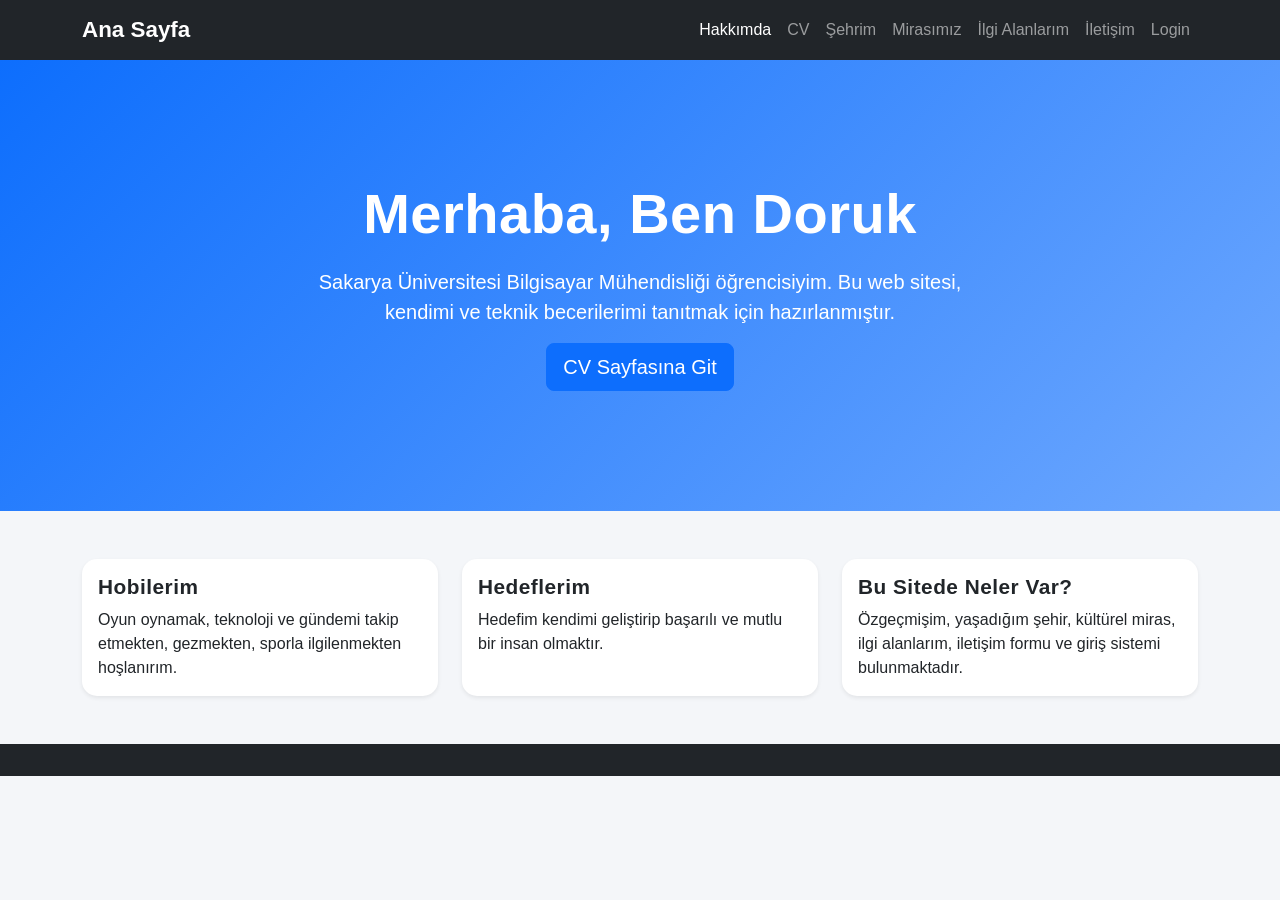
<file: index.html>
<!DOCTYPE html>
<html lang="tr">
<head>
    <meta charset="UTF-8">
    <meta name="viewport" content="width=device-width, initial-scale=1.0">
    <title>Doruk | Ana Sayfa</title>

    <link href="https://cdn.jsdelivr.net/npm/bootstrap@5.3.3/dist/css/bootstrap.min.css" rel="stylesheet">
    <link rel="stylesheet" href="css/style.css">
</head>
<body>

    <nav class="navbar navbar-expand-lg navbar-dark bg-dark">
        <div class="container">
            <a class="navbar-brand fw-bold" href="index.html">Ana Sayfa</a>

            <button class="navbar-toggler" type="button" data-bs-toggle="collapse" data-bs-target="#menu">
                <span class="navbar-toggler-icon"></span>
            </button>

            <div class="collapse navbar-collapse" id="menu">
                <ul class="navbar-nav ms-auto">
                    <li class="nav-item"><a class="nav-link active" href="index.html">Hakkımda</a></li>
                    <li class="nav-item"><a class="nav-link" href="cv.html">CV</a></li>
                    <li class="nav-item"><a class="nav-link" href="sehirim.html">Şehrim</a></li>
                    <li class="nav-item"><a class="nav-link" href="mirasimiz.html">Mirasımız</a></li>
                    <li class="nav-item"><a class="nav-link" href="ilgi-alanlarim.html">İlgi Alanlarım</a></li>
                    <li class="nav-item"><a class="nav-link" href="iletisim.html">İletişim</a></li>
                    <li class="nav-item"><a class="nav-link" href="login.html">Login</a></li>
                </ul>
            </div>
        </div>
    </nav>

    <header class="hero-section">
        <div class="container text-center">
            <h1 class="display-4 fw-bold">Merhaba, Ben Doruk</h1>
            <p class="lead mt-3">
                Sakarya Üniversitesi Bilgisayar Mühendisliği öğrencisiyim.
                Bu web sitesi, kendimi ve teknik becerilerimi tanıtmak için hazırlanmıştır.
            </p>
            <a href="cv.html" class="btn btn-primary btn-lg mt-3">CV Sayfasına Git</a>
        </div>
    </header>

    <section class="container my-5">
        <div class="row g-4">
            <div class="col-md-4">
                <div class="card shadow-sm h-100">
                    <div class="card-body">
                        <h3 class="card-title">Hobilerim</h3>
                        <p class="card-text">
                            Oyun oynamak, teknoloji ve gündemi takip etmekten, gezmekten, sporla ilgilenmekten hoşlanırım.
                        </p>
                    </div>
                </div>
            </div>

            <div class="col-md-4">
                <div class="card shadow-sm h-100">
                    <div class="card-body">
                        <h3 class="card-title">Hedeflerim</h3>
                        <p class="card-text">
                            Hedefim kendimi geliştirip başarılı ve mutlu bir insan olmaktır.
                        </p>
                    </div>
                </div>
            </div>

            <div class="col-md-4">
                <div class="card shadow-sm h-100">
                    <div class="card-body">
                        <h3 class="card-title">Bu Sitede Neler Var?</h3>
                        <p class="card-text">
                            Özgeçmişim, yaşadığım şehir, kültürel miras, ilgi alanlarım, iletişim formu ve giriş sistemi bulunmaktadır.
                        </p>
                    </div>
                </div>
            </div>
        </div>
    </section>

    <footer class="bg-dark text-white text-center py-3">
    </footer>

    <script src="https://cdn.jsdelivr.net/npm/bootstrap@5.3.3/dist/js/bootstrap.bundle.min.js"></script>
</body>
</html>
</file>
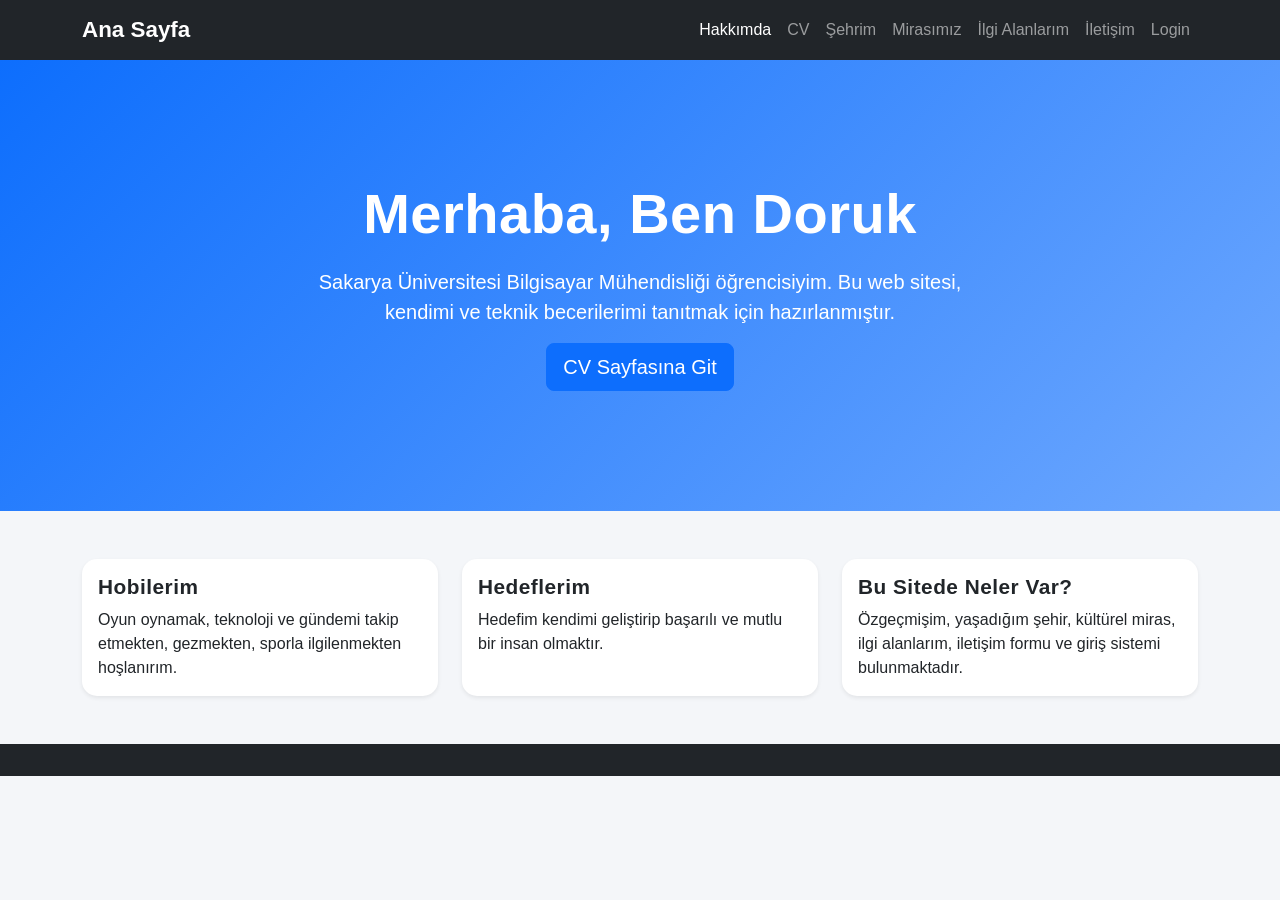
<file: anasayfa.html>
<!DOCTYPE html>
<html lang="tr">
<head>
    <meta charset="UTF-8">
    <meta name="viewport" content="width=device-width, initial-scale=1.0">
    <title>Doruk | Ana Sayfa</title>

    <link href="https://cdn.jsdelivr.net/npm/bootstrap@5.3.3/dist/css/bootstrap.min.css" rel="stylesheet">
    <link rel="stylesheet" href="css/style.css">
</head>
<body>

    <nav class="navbar navbar-expand-lg navbar-dark bg-dark">
        <div class="container">
            <a class="navbar-brand fw-bold" href="anasayfa.html">Ana Sayfa</a>

            <button class="navbar-toggler" type="button" data-bs-toggle="collapse" data-bs-target="#menu">
                <span class="navbar-toggler-icon"></span>
            </button>

            <div class="collapse navbar-collapse" id="menu">
                <ul class="navbar-nav ms-auto">
                    <li class="nav-item"><a class="nav-link active" href="anasayfa.html">Hakkımda</a></li>
                    <li class="nav-item"><a class="nav-link" href="cv.html">CV</a></li>
                    <li class="nav-item"><a class="nav-link" href="sehirim.html">Şehrim</a></li>
                    <li class="nav-item"><a class="nav-link" href="mirasimiz.html">Mirasımız</a></li>
                    <li class="nav-item"><a class="nav-link" href="ilgi-alanlarim.html">İlgi Alanlarım</a></li>
                    <li class="nav-item"><a class="nav-link" href="iletisim.html">İletişim</a></li>
                    <li class="nav-item"><a class="nav-link" href="login.html">Login</a></li>
                </ul>
            </div>
        </div>
    </nav>

    <header class="hero-section">
        <div class="container text-center">
            <h1 class="display-4 fw-bold">Merhaba, Ben Doruk</h1>
            <p class="lead mt-3">
                Sakarya Üniversitesi Bilgisayar Mühendisliği öğrencisiyim.
                Bu web sitesi, kendimi ve teknik becerilerimi tanıtmak için hazırlanmıştır.
            </p>
            <a href="cv.html" class="btn btn-primary btn-lg mt-3">CV Sayfasına Git</a>
        </div>
    </header>

    <section class="container my-5">
        <div class="row g-4">
            <div class="col-md-4">
                <div class="card shadow-sm h-100">
                    <div class="card-body">
                        <h3 class="card-title">Hobilerim</h3>
                        <p class="card-text">
                            Oyun oynamak, teknoloji ve gündemi takip etmekten, gezmekten, sporla ilgilenmekten hoşlanırım.
                        </p>
                    </div>
                </div>
            </div>

            <div class="col-md-4">
                <div class="card shadow-sm h-100">
                    <div class="card-body">
                        <h3 class="card-title">Hedeflerim</h3>
                        <p class="card-text">
                            Hedefim kendimi geliştirip başarılı ve mutlu bir insan olmaktır.
                        </p>
                    </div>
                </div>
            </div>

            <div class="col-md-4">
                <div class="card shadow-sm h-100">
                    <div class="card-body">
                        <h3 class="card-title">Bu Sitede Neler Var?</h3>
                        <p class="card-text">
                            Özgeçmişim, yaşadığım şehir, kültürel miras, ilgi alanlarım, iletişim formu ve giriş sistemi bulunmaktadır.
                        </p>
                    </div>
                </div>
            </div>
        </div>
    </section>

    <footer class="bg-dark text-white text-center py-3">
    </footer>

    <script src="https://cdn.jsdelivr.net/npm/bootstrap@5.3.3/dist/js/bootstrap.bundle.min.js"></script>
</body>
</html>
</file>
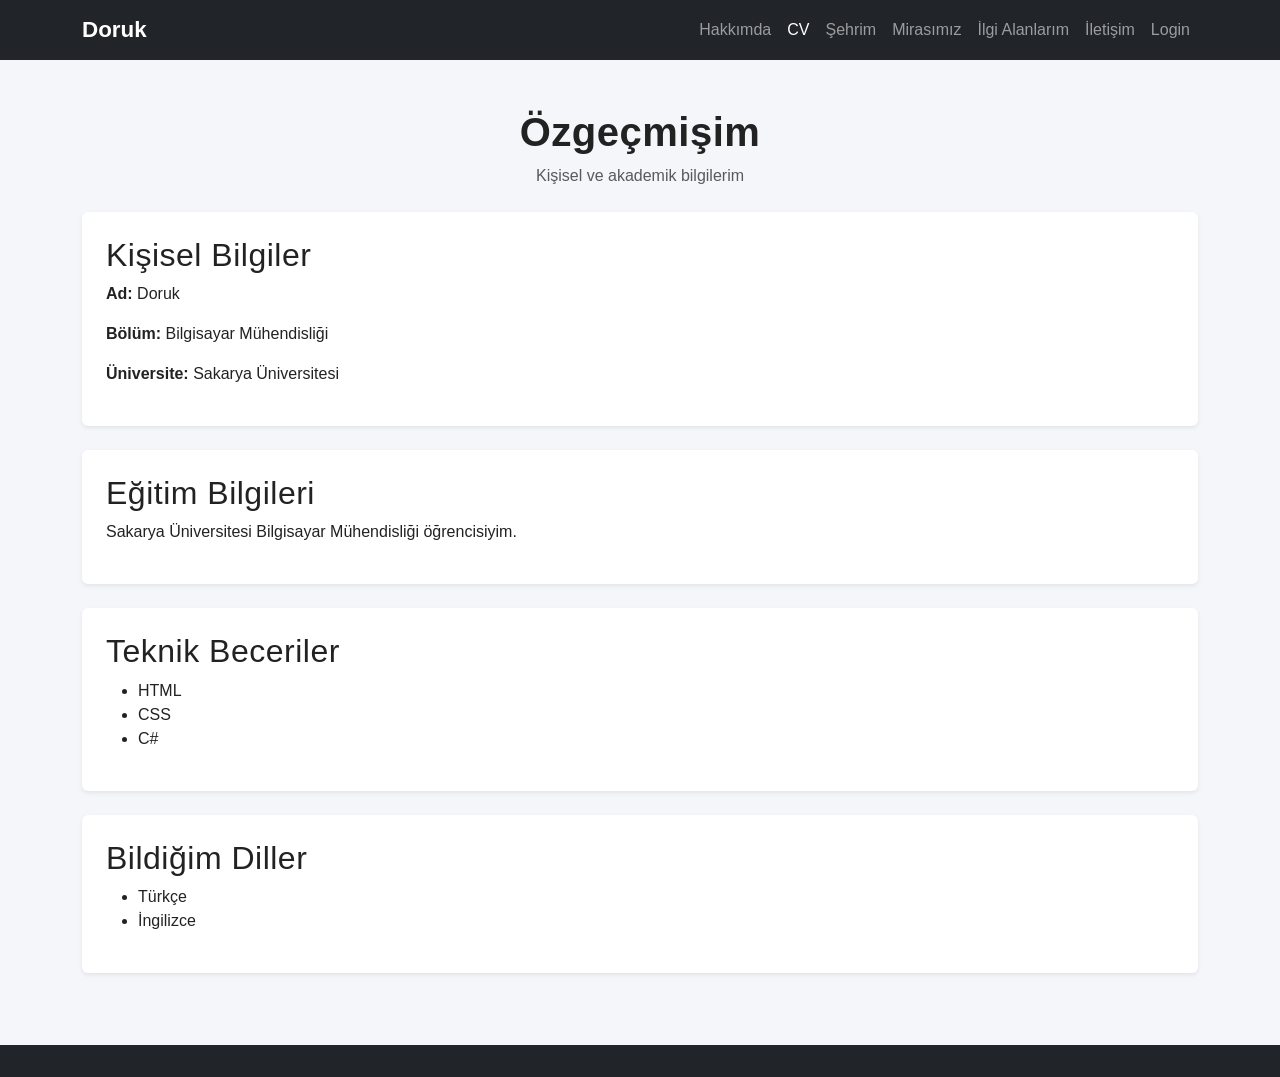
<file: cv.html>
<!DOCTYPE html>
<html lang="tr">
<head>
    <meta charset="UTF-8">
    <meta name="viewport" content="width=device-width, initial-scale=1.0">
    <title>Doruk | CV</title>

    <link href="https://cdn.jsdelivr.net/npm/bootstrap@5.3.3/dist/css/bootstrap.min.css" rel="stylesheet">
    <link rel="stylesheet" href="css/style.css">
</head>
<body>

<!-- NAVBAR -->
<nav class="navbar navbar-expand-lg navbar-dark bg-dark">
    <div class="container">
        <a class="navbar-brand fw-bold" href="index.html">Doruk</a>

        <button class="navbar-toggler" type="button" data-bs-toggle="collapse" data-bs-target="#menu">
            <span class="navbar-toggler-icon"></span>
        </button>

        <div class="collapse navbar-collapse" id="menu">
            <ul class="navbar-nav ms-auto">
                <li class="nav-item"><a class="nav-link" href="index.html">Hakkımda</a></li>
                <li class="nav-item"><a class="nav-link active" href="cv.html">CV</a></li>
                <li class="nav-item"><a class="nav-link" href="sehirim.html">Şehrim</a></li>
                <li class="nav-item"><a class="nav-link" href="mirasimiz.html">Mirasımız</a></li>
                <li class="nav-item"><a class="nav-link" href="ilgi-alanlarim.html">İlgi Alanlarım</a></li>
                <li class="nav-item"><a class="nav-link" href="iletisim.html">İletişim</a></li>
                <li class="nav-item"><a class="nav-link" href="login.html">Login</a></li>
            </ul>
        </div>
    </div>
</nav>

<!-- İÇERİK -->
<main class="container my-5">

    <!-- BAŞLIK -->
    <header class="mb-4 text-center">
        <h1 class="fw-bold">Özgeçmişim</h1>
        <p class="text-muted">Kişisel ve akademik bilgilerim</p>
    </header>

    <!-- KİŞİSEL BİLGİLER -->
    <section class="mb-4">
        <article class="p-4 bg-white shadow-sm rounded">
            <h2>Kişisel Bilgiler</h2>
            <p><strong>Ad:</strong> Doruk</p>
            <p><strong>Bölüm:</strong> Bilgisayar Mühendisliği</p>
            <p><strong>Üniversite:</strong> Sakarya Üniversitesi</p>
        </article>
    </section>

    <!-- EĞİTİM -->
    <section class="mb-4">
        <article class="p-4 bg-white shadow-sm rounded">
            <h2>Eğitim Bilgileri</h2>
            <p>Sakarya Üniversitesi Bilgisayar Mühendisliği öğrencisiyim.</p>
        </article>
    </section>

    <!-- BECERİLER -->
    <section class="mb-4">
        <article class="p-4 bg-white shadow-sm rounded">
            <h2>Teknik Beceriler</h2>
            <ul>
                <li>HTML</li>
                <li>CSS</li>
                <li>C#</li>
            </ul>
        </article>
    </section>

    <!-- DİLLER -->
    <section class="mb-4">
        <article class="p-4 bg-white shadow-sm rounded">
            <h2>Bildiğim Diller</h2>
            <ul>
                <li>Türkçe</li>
                <li>İngilizce</li>
            </ul>
        </article>
    </section>

</main>

<!-- FOOTER -->
<footer class="bg-dark text-white text-center py-3">
</footer>

<script src="https://cdn.jsdelivr.net/npm/bootstrap@5.3.3/dist/js/bootstrap.bundle.min.js"></script>

</body>
</html>
</file>
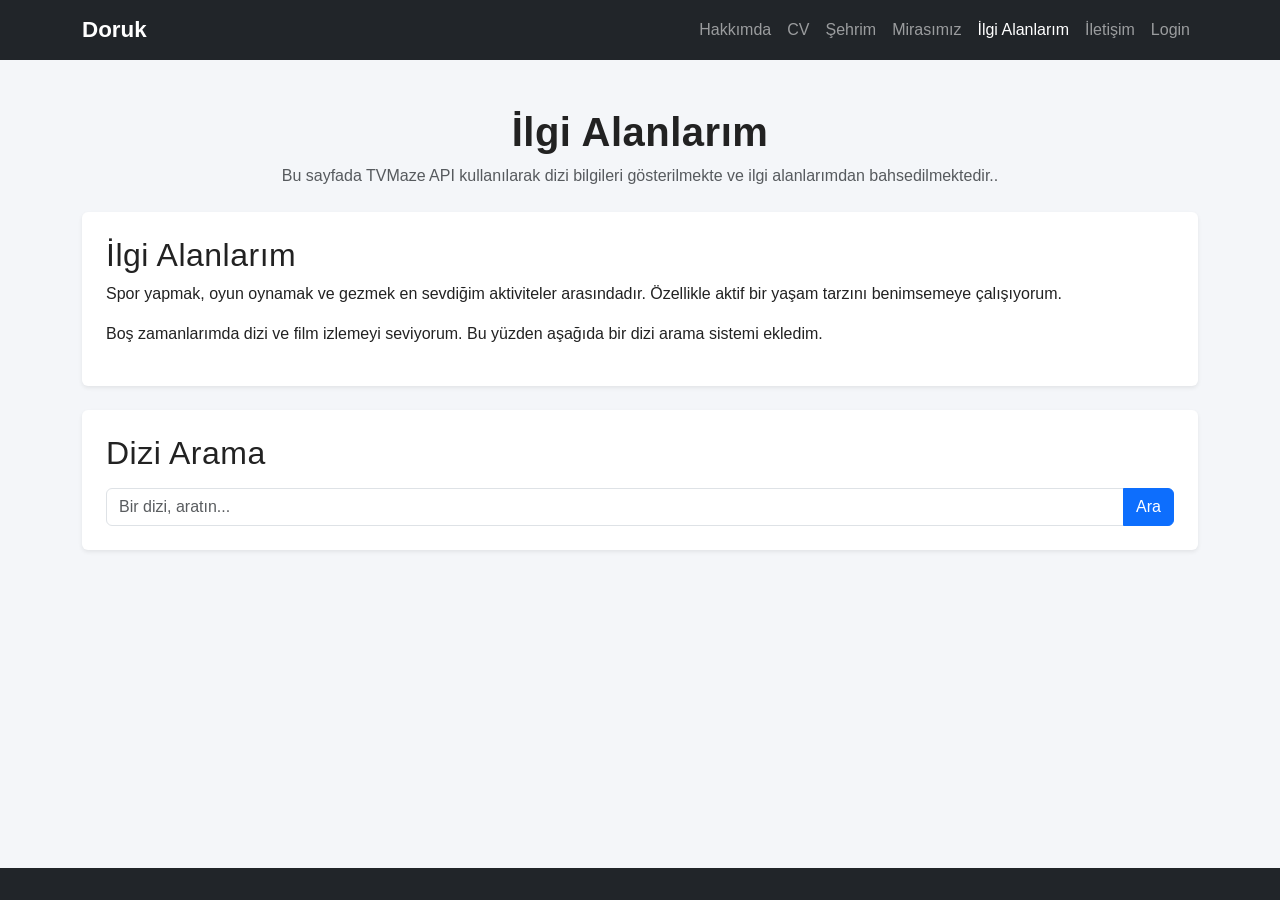
<file: ilgi-alanlarim.html>
<!DOCTYPE html>
<html lang="tr">
<head>
    <meta charset="UTF-8">
    <meta name="viewport" content="width=device-width, initial-scale=1.0">
    <title>Doruk | İlgi Alanlarım</title>

    <link href="https://cdn.jsdelivr.net/npm/bootstrap@5.3.3/dist/css/bootstrap.min.css" rel="stylesheet">
    <link rel="stylesheet" href="css/style.css">
</head>
<body>

<nav class="navbar navbar-expand-lg navbar-dark bg-dark">
    <div class="container">
        <a class="navbar-brand fw-bold" href="index.html">Doruk</a>

        <button class="navbar-toggler" type="button" data-bs-toggle="collapse" data-bs-target="#menu">
            <span class="navbar-toggler-icon"></span>
        </button>

        <div class="collapse navbar-collapse" id="menu">
            <ul class="navbar-nav ms-auto">
                <li class="nav-item"><a class="nav-link" href="index.html">Hakkımda</a></li>
                <li class="nav-item"><a class="nav-link" href="cv.html">CV</a></li>
                <li class="nav-item"><a class="nav-link" href="sehirim.html">Şehrim</a></li>
                <li class="nav-item"><a class="nav-link" href="mirasimiz.html">Mirasımız</a></li>
                <li class="nav-item"><a class="nav-link active" href="ilgi-alanlarim.html">İlgi Alanlarım</a></li>
                <li class="nav-item"><a class="nav-link" href="iletisim.html">İletişim</a></li>
                <li class="nav-item"><a class="nav-link" href="login.html">Login</a></li>
            </ul>
        </div>
    </div>
</nav>

<main class="container my-5">

    <header class="text-center mb-4">
        <h1 class="fw-bold">İlgi Alanlarım</h1>
        <p class="text-muted">Bu sayfada TVMaze API kullanılarak dizi bilgileri gösterilmekte ve ilgi alanlarımdan bahsedilmektedir..</p>
    </header>

<section class="p-4 bg-white shadow-sm rounded mb-4">
    <h2>İlgi Alanlarım</h2>

    <p>
        Spor yapmak, oyun oynamak ve gezmek en sevdiğim aktiviteler arasındadır.
        Özellikle aktif bir yaşam tarzını benimsemeye çalışıyorum.
    </p>

    <p>
        Boş zamanlarımda dizi ve film izlemeyi seviyorum.
        Bu yüzden aşağıda bir dizi arama sistemi ekledim.
    </p>
</section>

    <section class="p-4 bg-white shadow-sm rounded mb-4">
        <h2>Dizi Arama</h2>

        <div class="input-group mt-3">
            <input type="text" id="diziInput" class="form-control" placeholder="Bir dizi, aratın...">
            <button class="btn btn-primary" onclick="diziAra()">Ara</button>
        </div>
    </section>

    <section id="sonuc" class="row g-4"></section>

</main>

<footer class="bg-dark text-white text-center py-3">
</footer>

<script src="js/api.js"></script>
<script src="https://cdn.jsdelivr.net/npm/bootstrap@5.3.3/dist/js/bootstrap.bundle.min.js"></script>

</body>
</html>
</file>
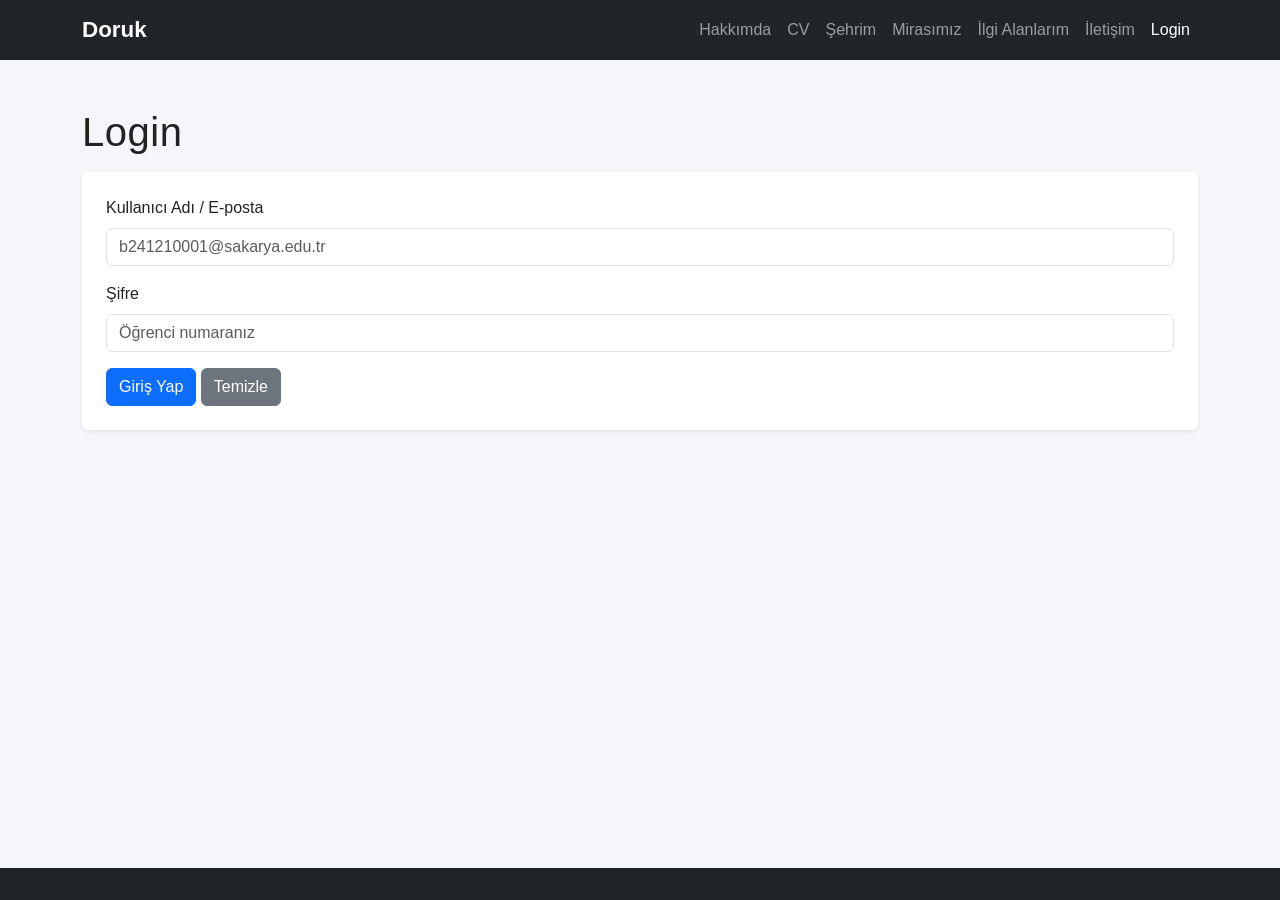
<file: login.html>
<!DOCTYPE html>
<html lang="tr">
<head>
    <meta charset="UTF-8">
    <meta name="viewport" content="width=device-width, initial-scale=1.0">
    <title>Doruk | Login</title>
    <script src="js/login-validation.js"></script>
    <link href="https://cdn.jsdelivr.net/npm/bootstrap@5.3.3/dist/css/bootstrap.min.css" rel="stylesheet">
    <link rel="stylesheet" href="css/style.css">
</head>
<body>

<nav class="navbar navbar-expand-lg navbar-dark bg-dark">
    <div class="container">
        <a class="navbar-brand fw-bold" href="index.html">Doruk</a>
        <button class="navbar-toggler" type="button" data-bs-toggle="collapse" data-bs-target="#menu">
            <span class="navbar-toggler-icon"></span>
        </button>
        <div class="collapse navbar-collapse" id="menu">
            <ul class="navbar-nav ms-auto">
                <li class="nav-item"><a class="nav-link" href="index.html">Hakkımda</a></li>
                <li class="nav-item"><a class="nav-link" href="cv.html">CV</a></li>
                <li class="nav-item"><a class="nav-link" href="sehirim.html">Şehrim</a></li>
                <li class="nav-item"><a class="nav-link" href="mirasimiz.html">Mirasımız</a></li>
                <li class="nav-item"><a class="nav-link" href="ilgi-alanlarim.html">İlgi Alanlarım</a></li>
                <li class="nav-item"><a class="nav-link" href="iletisim.html">İletişim</a></li>
                <li class="nav-item"><a class="nav-link active" href="login.html">Login</a></li>
            </ul>
        </div>
    </div>
</nav>

<main class="container my-5">
    <h1>Login</h1>
    <div class="p-4 bg-white shadow-sm rounded mt-3">
        <form action="login.php" method="POST" onsubmit="return loginKontrol()">

    <div class="mb-3">
        <label class="form-label">Kullanıcı Adı / E-posta</label>
        <input type="text" name="kullanici" id="kullanici" class="form-control" placeholder="b241210001@sakarya.edu.tr">
    </div>

    <div class="mb-3">
        <label class="form-label">Şifre</label>
        <input type="password" name="sifre" id="sifre" class="form-control" placeholder="Öğrenci numaranız">
    </div>

    <button type="submit" class="btn btn-primary">Giriş Yap</button>
    <button type="reset" class="btn btn-secondary">Temizle</button>

</form>
    </div>
</main>

<footer class="bg-dark text-white text-center py-3">
</footer>

<script src="https://cdn.jsdelivr.net/npm/bootstrap@5.3.3/dist/js/bootstrap.bundle.min.js"></script>
</body>
</html>
</file>
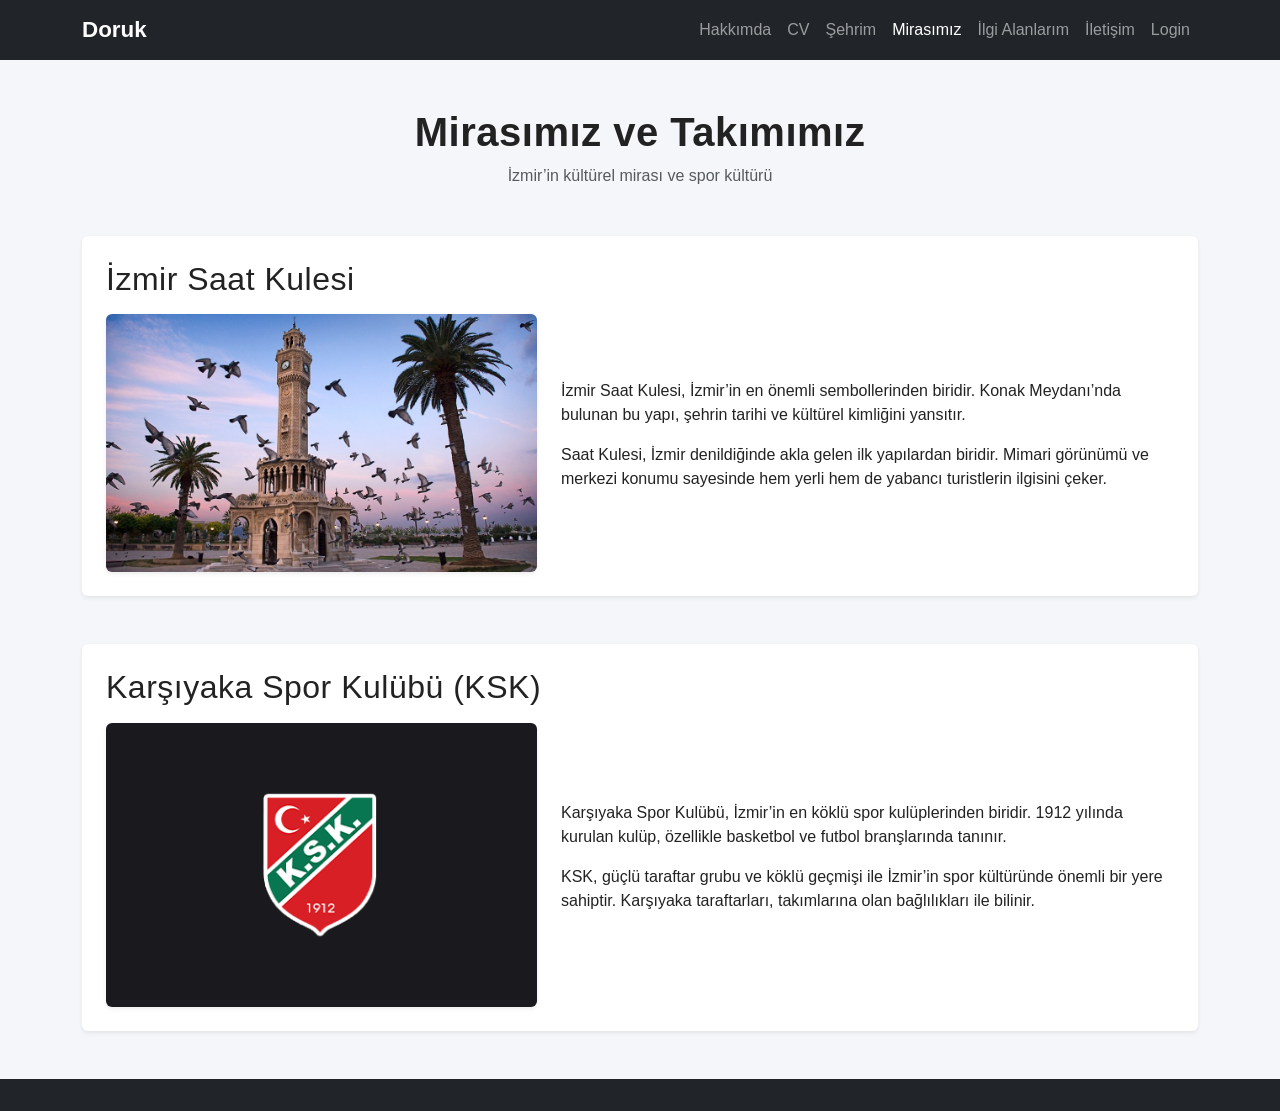
<file: mirasimiz.html>
<!DOCTYPE html>
<html lang="tr">
<head>
    <meta charset="UTF-8">
    <meta name="viewport" content="width=device-width, initial-scale=1.0">
    <title>Doruk | Mirasımız</title>

    <link href="https://cdn.jsdelivr.net/npm/bootstrap@5.3.3/dist/css/bootstrap.min.css" rel="stylesheet">
    <link rel="stylesheet" href="css/style.css">
</head>
<body>

<nav class="navbar navbar-expand-lg navbar-dark bg-dark">
    <div class="container">
        <a class="navbar-brand fw-bold" href="index.html">Doruk</a>

        <button class="navbar-toggler" type="button" data-bs-toggle="collapse" data-bs-target="#menu">
            <span class="navbar-toggler-icon"></span>
        </button>

        <div class="collapse navbar-collapse" id="menu">
            <ul class="navbar-nav ms-auto">
                <li class="nav-item"><a class="nav-link" href="index.html">Hakkımda</a></li>
                <li class="nav-item"><a class="nav-link" href="cv.html">CV</a></li>
                <li class="nav-item"><a class="nav-link" href="sehirim.html">Şehrim</a></li>
                <li class="nav-item"><a class="nav-link active" href="mirasimiz.html">Mirasımız</a></li>
                <li class="nav-item"><a class="nav-link" href="ilgi-alanlarim.html">İlgi Alanlarım</a></li>
                <li class="nav-item"><a class="nav-link" href="iletisim.html">İletişim</a></li>
                <li class="nav-item"><a class="nav-link" href="login.html">Login</a></li>
            </ul>
        </div>
    </div>
</nav>

<main class="container my-5">

    <header class="text-center mb-5">
        <h1 class="fw-bold">Mirasımız ve Takımımız</h1>
        <p class="text-muted">İzmir’in kültürel mirası ve spor kültürü</p>
    </header>

    <section class="mb-5">
        <article class="p-4 bg-white shadow-sm rounded">
            <h2>İzmir Saat Kulesi</h2>

            <div class="row align-items-center mt-3">
                <div class="col-md-5">
                    <img src="images/saat-kulesi.jpg" alt="İzmir Saat Kulesi" class="img-fluid rounded shadow-sm">
                </div>

                <div class="col-md-7">
                    <p>
                        İzmir Saat Kulesi, İzmir’in en önemli sembollerinden biridir.
                        Konak Meydanı’nda bulunan bu yapı, şehrin tarihi ve kültürel kimliğini yansıtır.
                    </p>

                    <p>
                        Saat Kulesi, İzmir denildiğinde akla gelen ilk yapılardan biridir.
                        Mimari görünümü ve merkezi konumu sayesinde hem yerli hem de yabancı turistlerin ilgisini çeker.
                    </p>
                </div>
            </div>
        </article>
    </section>

    <section>
    <article class="p-4 bg-white shadow-sm rounded">
        <h2>Karşıyaka Spor Kulübü (KSK)</h2>

        <div class="row align-items-center mt-3">
            <div class="col-md-5">
                <img src="images/ksk.jpg" alt="Karşıyaka Spor Kulübü" class="img-fluid rounded shadow-sm">
            </div>

            <div class="col-md-7">
                <p>
                    Karşıyaka Spor Kulübü, İzmir’in en köklü spor kulüplerinden biridir.
                    1912 yılında kurulan kulüp, özellikle basketbol ve futbol branşlarında tanınır.
                </p>

                <p>
                    KSK, güçlü taraftar grubu ve köklü geçmişi ile İzmir’in spor kültüründe önemli bir yere sahiptir.
                    Karşıyaka taraftarları, takımlarına olan bağlılıkları ile bilinir.
                </p>
            </div>
        </div>
    </article>
</section>

</main>

<footer class="bg-dark text-white text-center py-3">
</footer>

<script src="https://cdn.jsdelivr.net/npm/bootstrap@5.3.3/dist/js/bootstrap.bundle.min.js"></script>

</body>
</html>
</file>
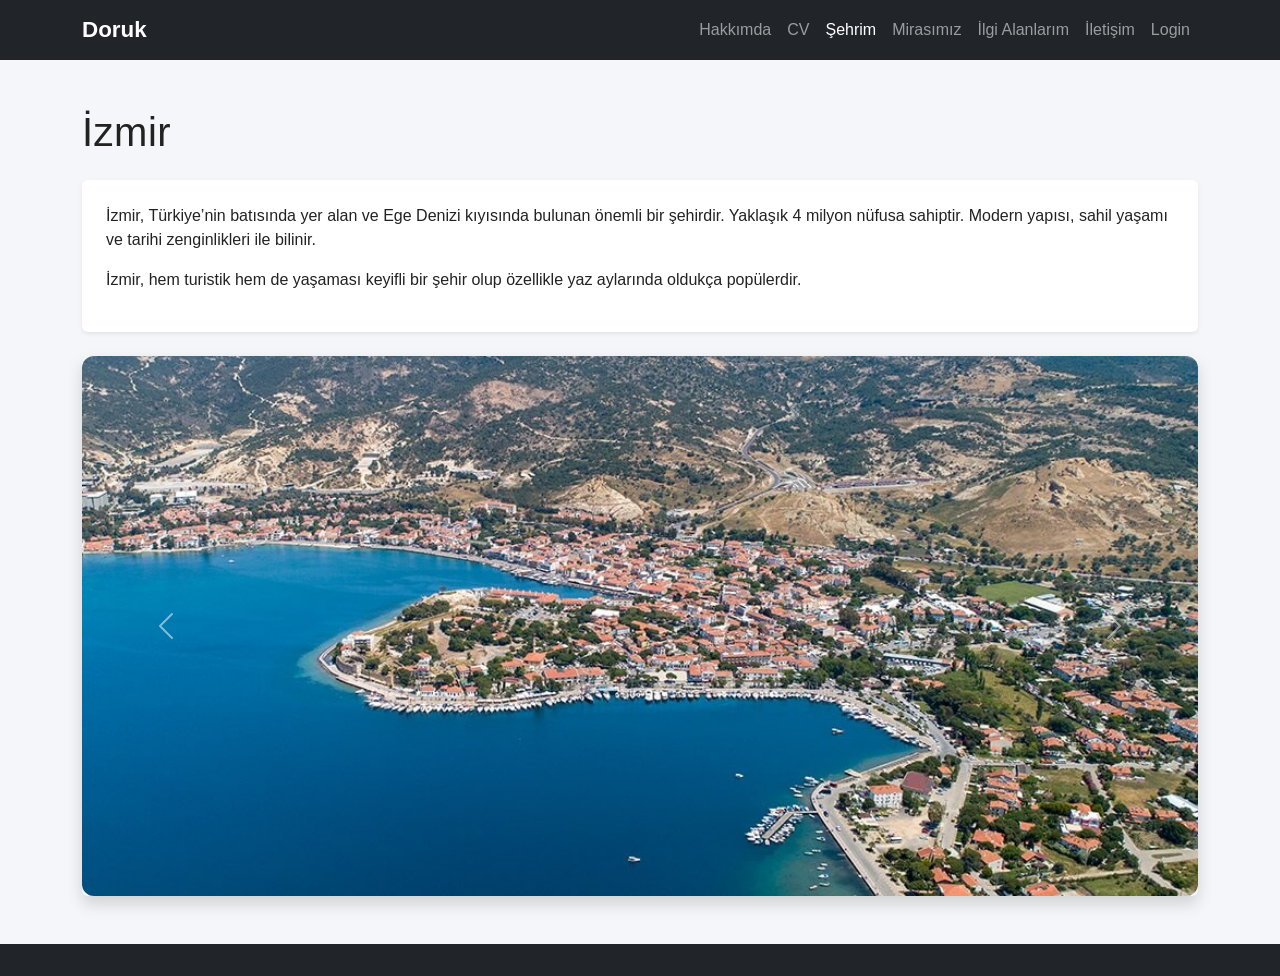
<file: sehirim.html>
<!DOCTYPE html>
<html lang="tr">
<head>
    <meta charset="UTF-8">
    <meta name="viewport" content="width=device-width, initial-scale=1.0">
    <title>Doruk | Şehrim</title>

    <link href="https://cdn.jsdelivr.net/npm/bootstrap@5.3.3/dist/css/bootstrap.min.css" rel="stylesheet">
    <link rel="stylesheet" href="css/style.css">
</head>
<body>

<nav class="navbar navbar-expand-lg navbar-dark bg-dark">
    <div class="container">
        <a class="navbar-brand fw-bold" href="index.html">Doruk</a>
        <button class="navbar-toggler" data-bs-toggle="collapse" data-bs-target="#menu">
            <span class="navbar-toggler-icon"></span>
        </button>

        <div class="collapse navbar-collapse" id="menu">
            <ul class="navbar-nav ms-auto">
                <li class="nav-item"><a class="nav-link" href="index.html">Hakkımda</a></li>
                <li class="nav-item"><a class="nav-link" href="cv.html">CV</a></li>
                <li class="nav-item"><a class="nav-link active" href="sehirim.html">Şehrim</a></li>
                <li class="nav-item"><a class="nav-link" href="mirasimiz.html">Mirasımız</a></li>
                <li class="nav-item"><a class="nav-link" href="ilgi-alanlarim.html">İlgi Alanlarım</a></li>
                <li class="nav-item"><a class="nav-link" href="iletisim.html">İletişim</a></li>
                <li class="nav-item"><a class="nav-link" href="login.html">Login</a></li>
            </ul>
        </div>
    </div>
</nav>

<main class="container my-5">

    <h1 class="mb-4">İzmir</h1>

    <div class="p-4 bg-white shadow-sm rounded mb-4">
        <p>
            İzmir, Türkiye’nin batısında yer alan ve Ege Denizi kıyısında bulunan önemli bir şehirdir.
            Yaklaşık 4 milyon nüfusa sahiptir. Modern yapısı, sahil yaşamı ve tarihi zenginlikleri ile bilinir.
        </p>

        <p>
            İzmir, hem turistik hem de yaşaması keyifli bir şehir olup özellikle yaz aylarında oldukça popülerdir.
        </p>
    </div>

    <!-- SLIDER -->
    <div id="slider" class="carousel slide" data-bs-ride="carousel">
        <div class="carousel-inner rounded shadow">

            <div class="carousel-item active">
                <img src="images/izmir1.jpg" class="d-block w-100">
            </div>

            <div class="carousel-item">
                <img src="images/izmir2.jpg" class="d-block w-100">
            </div>

            <div class="carousel-item">
                <img src="images/izmir3.jpg" class="d-block w-100">
            </div>

            <div class="carousel-item">
                <img src="images/izmir4.jpg" class="d-block w-100">
            </div>

        </div>

        <button class="carousel-control-prev" type="button" data-bs-target="#slider" data-bs-slide="prev">
            <span class="carousel-control-prev-icon"></span>
        </button>

        <button class="carousel-control-next" type="button" data-bs-target="#slider" data-bs-slide="next">
            <span class="carousel-control-next-icon"></span>
        </button>
    </div>

</main>

<footer class="bg-dark text-white text-center py-3">
</footer>

<script src="https://cdn.jsdelivr.net/npm/bootstrap@5.3.3/dist/js/bootstrap.bundle.min.js"></script>

</body>
</html>
</file>
<file: css/style.css>
html, body {
    height: 100%;
}

body {
    display: flex;
    flex-direction: column;
    background-color: #f4f6f9;
    font-family: Arial, sans-serif;
    color: #222;
    margin: 0;
    padding: 0;
}

main {
    flex: 1;
}

.navbar-brand {
    font-size: 1.4rem;
}

.nav-link {
    transition: 0.3s;
}

.nav-link:hover {
    color: #0d6efd !important;
}

.hero-section {
    background: linear-gradient(135deg, #0d6efd, #6ea8fe);
    color: white;
    padding: 120px 20px;
    text-align: center;
}

.hero-section h1 {
    font-weight: bold;
    margin-bottom: 20px;
}

.hero-section p {
    max-width: 700px;
    margin: 0 auto;
}

.card {
    border: none;
    border-radius: 15px;
    transition: 0.3s;
}

.card-title {
    font-size: 1.3rem;
    font-weight: bold;

}

.card:hover {
    transform: translateY(-10px);
    box-shadow: 0 10px 25px rgba(0,0,0,0.2);
}

.carousel img {
    height: 60vh;      
    width: 100%;
    object-fit: cover;
    border-radius: 12px;
}

.bg-white {
    border-radius: 12px;
}

.card-img-top {
    height: 320px;
    object-fit: cover;
}
.btn {
    transition: 0.3s;
}

.btn:hover {
    transform: scale(1.05);
}

h1, h2, h3 {
    letter-spacing: 0.5px;
}
</file>
